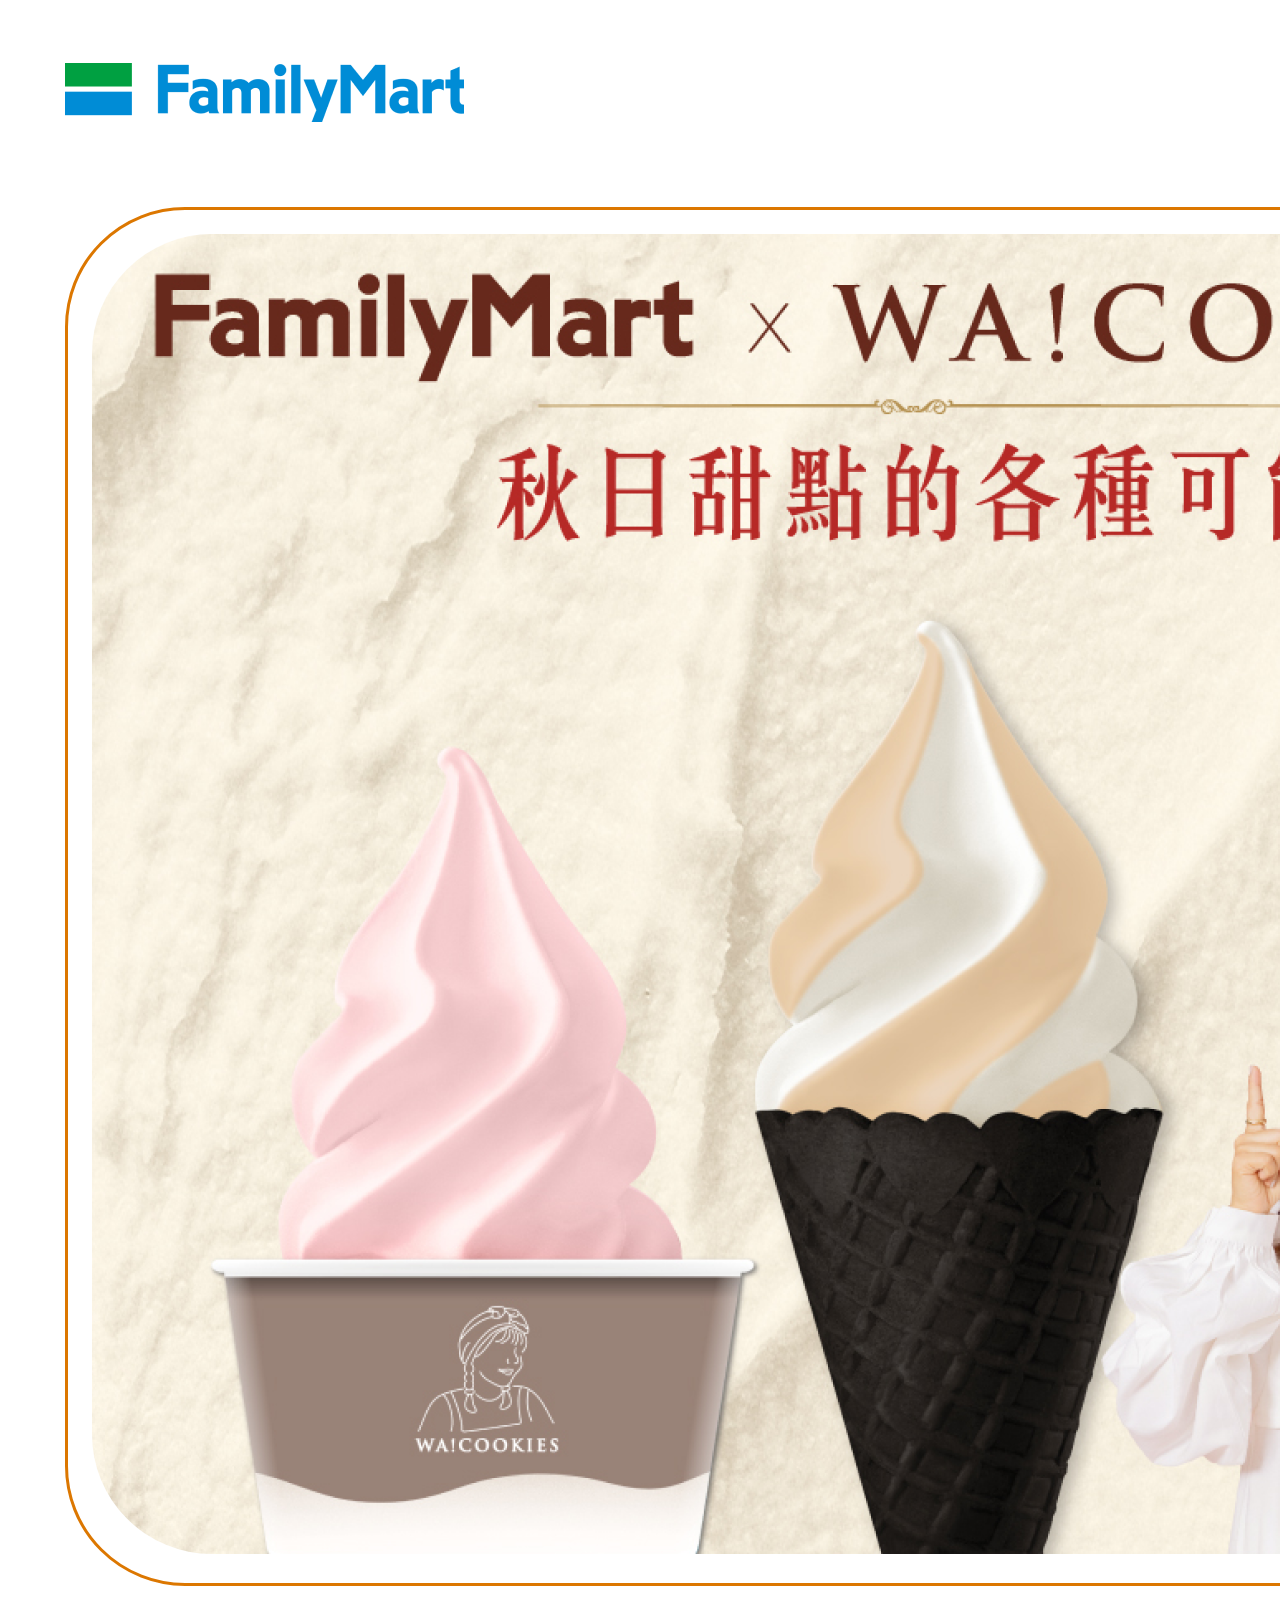
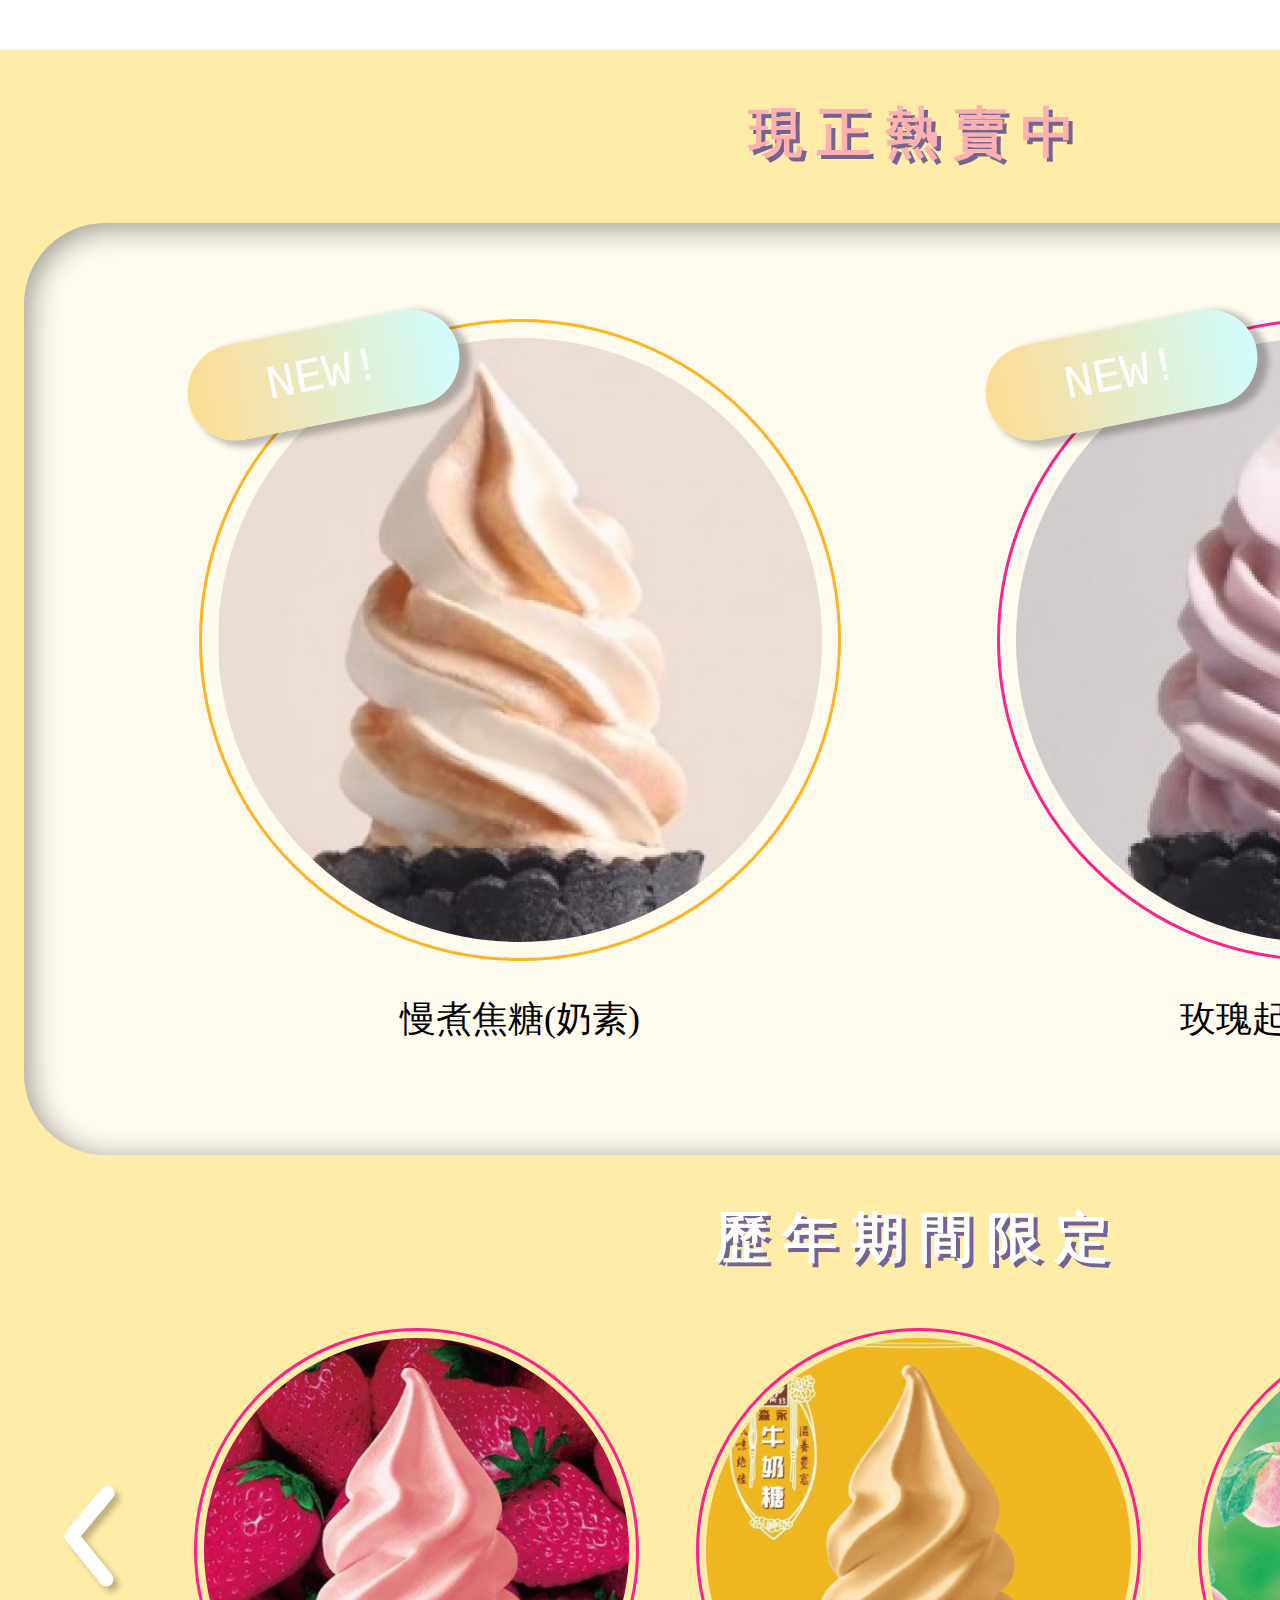
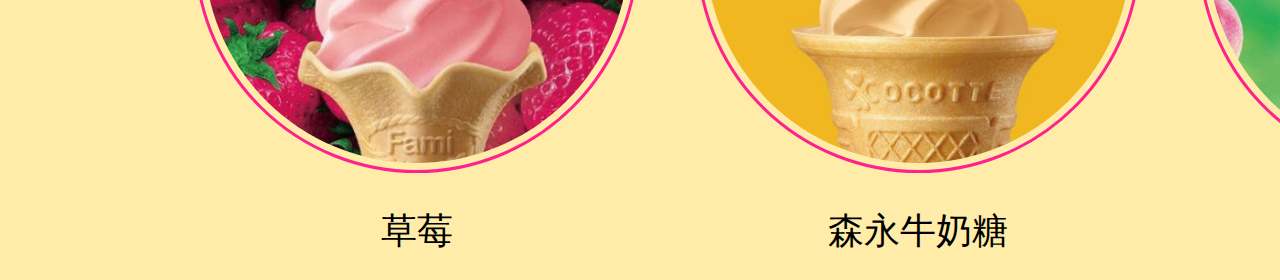
<file: index.html>
<!DOCTYPE html>
<html lang="en">

<head>
    <meta charset="UTF-8">
    <meta http-equiv="X-UA-Compatible" content="IE=edge">
    <meta name="viewport" content="width=device-width, initial-scale=1.0">
    <title>FamilyMart</title>
    <link rel="stylesheet"  href="normalize.css">
    <link rel="stylesheet"  href="style1.css">
</head>

<body>
    <div class="container">
        <header>
            <div class="logosearch">

                <div class="logo">
                    <a href="index.html"><img src="./img/FamilyMart_Logo_(2016-) 1.png" alt="#" class="FamilyMart"></a>
                </div>
                
                    <div class="searchborder">

                        <div class="searchlogo">
                            <img src="./img/Vector.png" alt="#" class="search">
                        </div>
                        
                        <a href="./index/searchindex.html" class="mart">店舖查詢</a>

                    </div>
                
            </div>
        </header>
        <!-- 好了!要來中間了 -->
        <div class="main">

            <div class="bannebrorder">
                <img src="./img/img_01 1.png" alt="#">
            </div>

            <!-- 黃色地帶 -->
            <div class="yellowbanner">
                <span class="title">
                    <p class="shadow">現正熱賣中</p>
                    <p class="display">現正熱賣中</p>
                </span>

                <!-- 淺淺黃色地帶 -->
                <div class="yborder">
                    <div class="caramel card">
                        <div class="new">
                            <p>NEW!</p>
                        </div>
                        <div class="cirbor">
                            <img src="./img/caramel.png" alt="#">
                        </div>
                        <p class="text">慢煮焦糖(奶素)</p>
                    </div>

                    <div class="rose card">
                        <div class="new">
                            <p>NEW!</p>
                        </div>
                        <div class="cirbor">
                            <img src="./img/rose.png" alt="#">
                        </div>
                        <p class="text">玫瑰起司(非素食)</p>
                    </div>

                </div>

                <!-- 我想他會是一種footer -->
                <div class="footer">
                    <span class="title">
                        <p class="shadow">歷年期間限定</p>
                        <p class="display">歷年期間限定</p>
                    </span>

                    <div class="icecream">
                        <img src="./img/arrow.png" alt="#">

                        <div class="strawberry flavor">
                            <div class="minicirbor">
                                <a href="./index/strawberryindex.html">
                                    <img src="./img/strawberry.png" alt="#">
                                </a>
                            </div>
                            <p>草莓</p>
                        </div>

                        <div class="candy flavor">
                            <div class="minicirbor">
                                <a href="./index/milkindex.html">
                                <img src="./img/candy.png" alt="#">
                                </a>
                            </div>
                            <p>森永牛奶糖</p>
                        </div>

                        <div class="peach flavor">
                            <div class="minicirbor">
                                <img src="./img/peach.png" alt="#">
                            </div>
                            <p>水蜜桃</p>
                        </div>

                        <img src="./img/arrow2.png" alt="#">


                    </div>

                </div>
            </div>

        </div>









    </div>
</body>

</html>
</file>
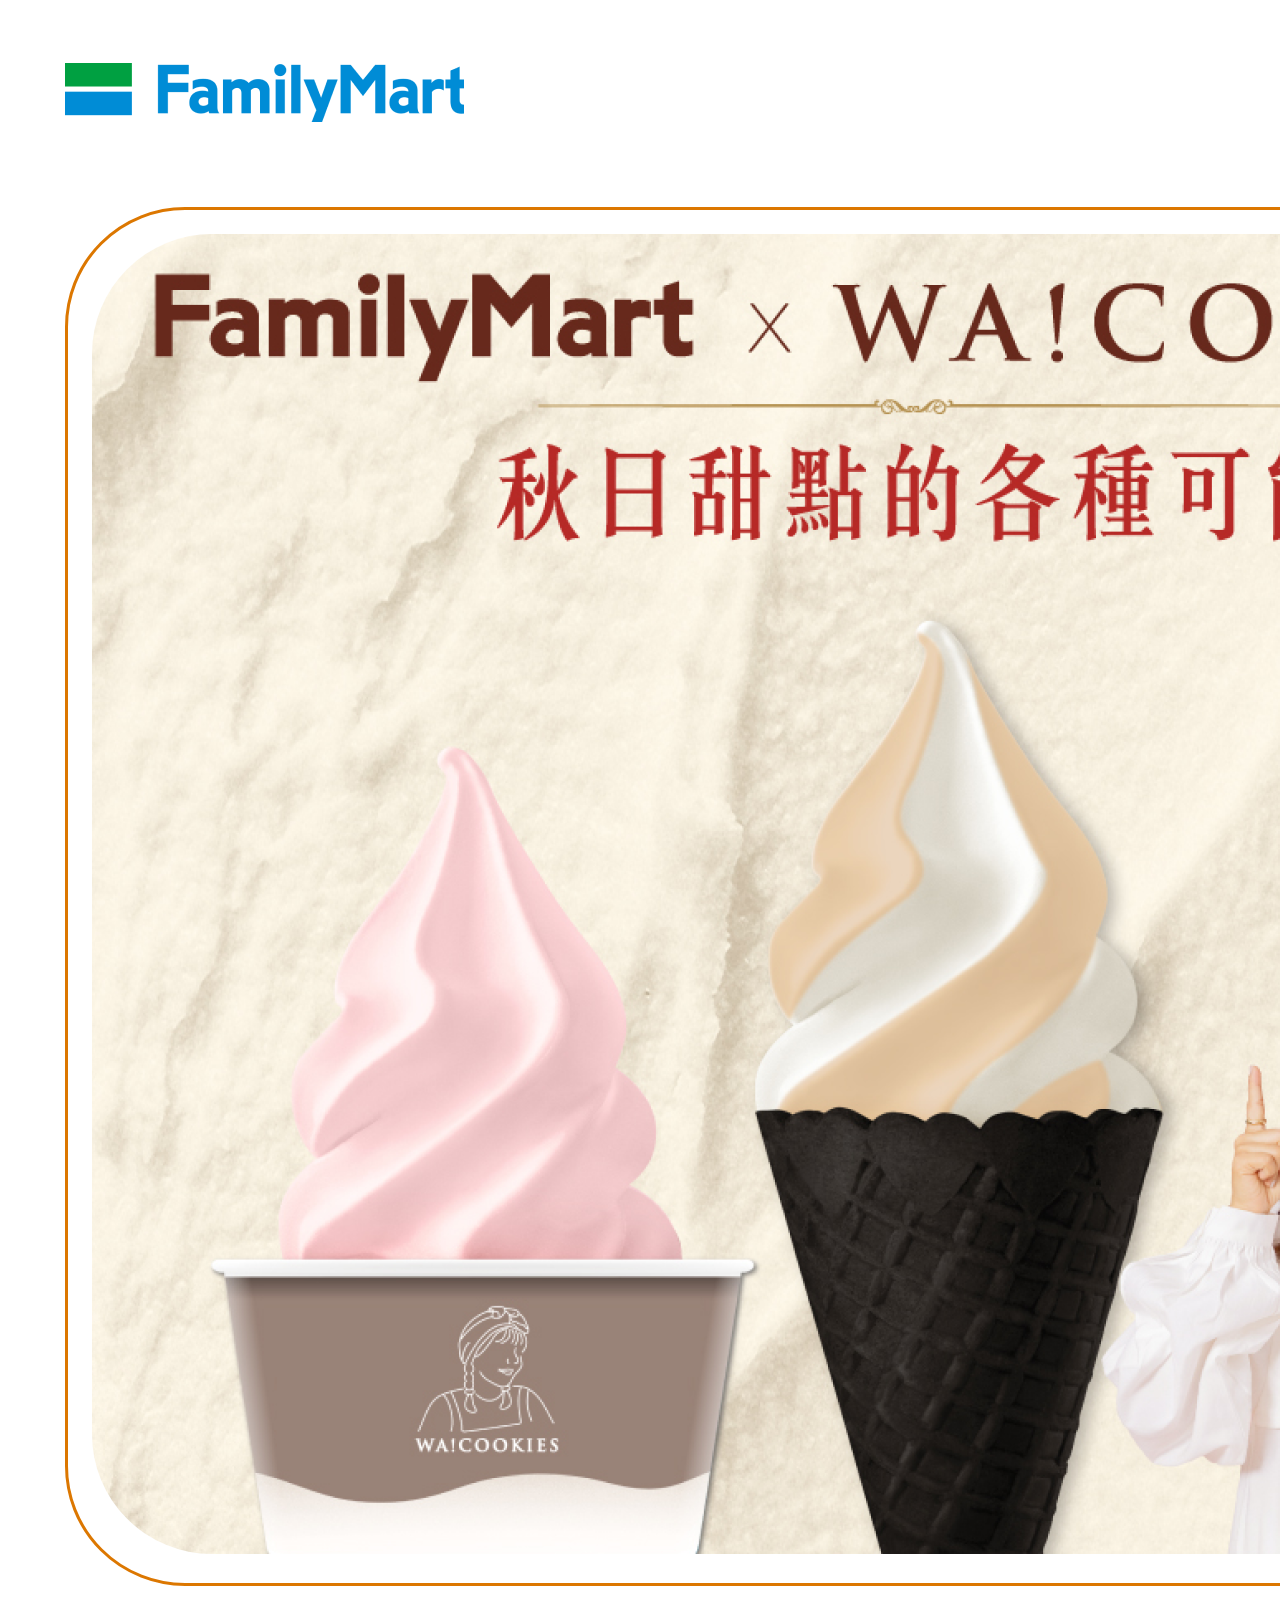
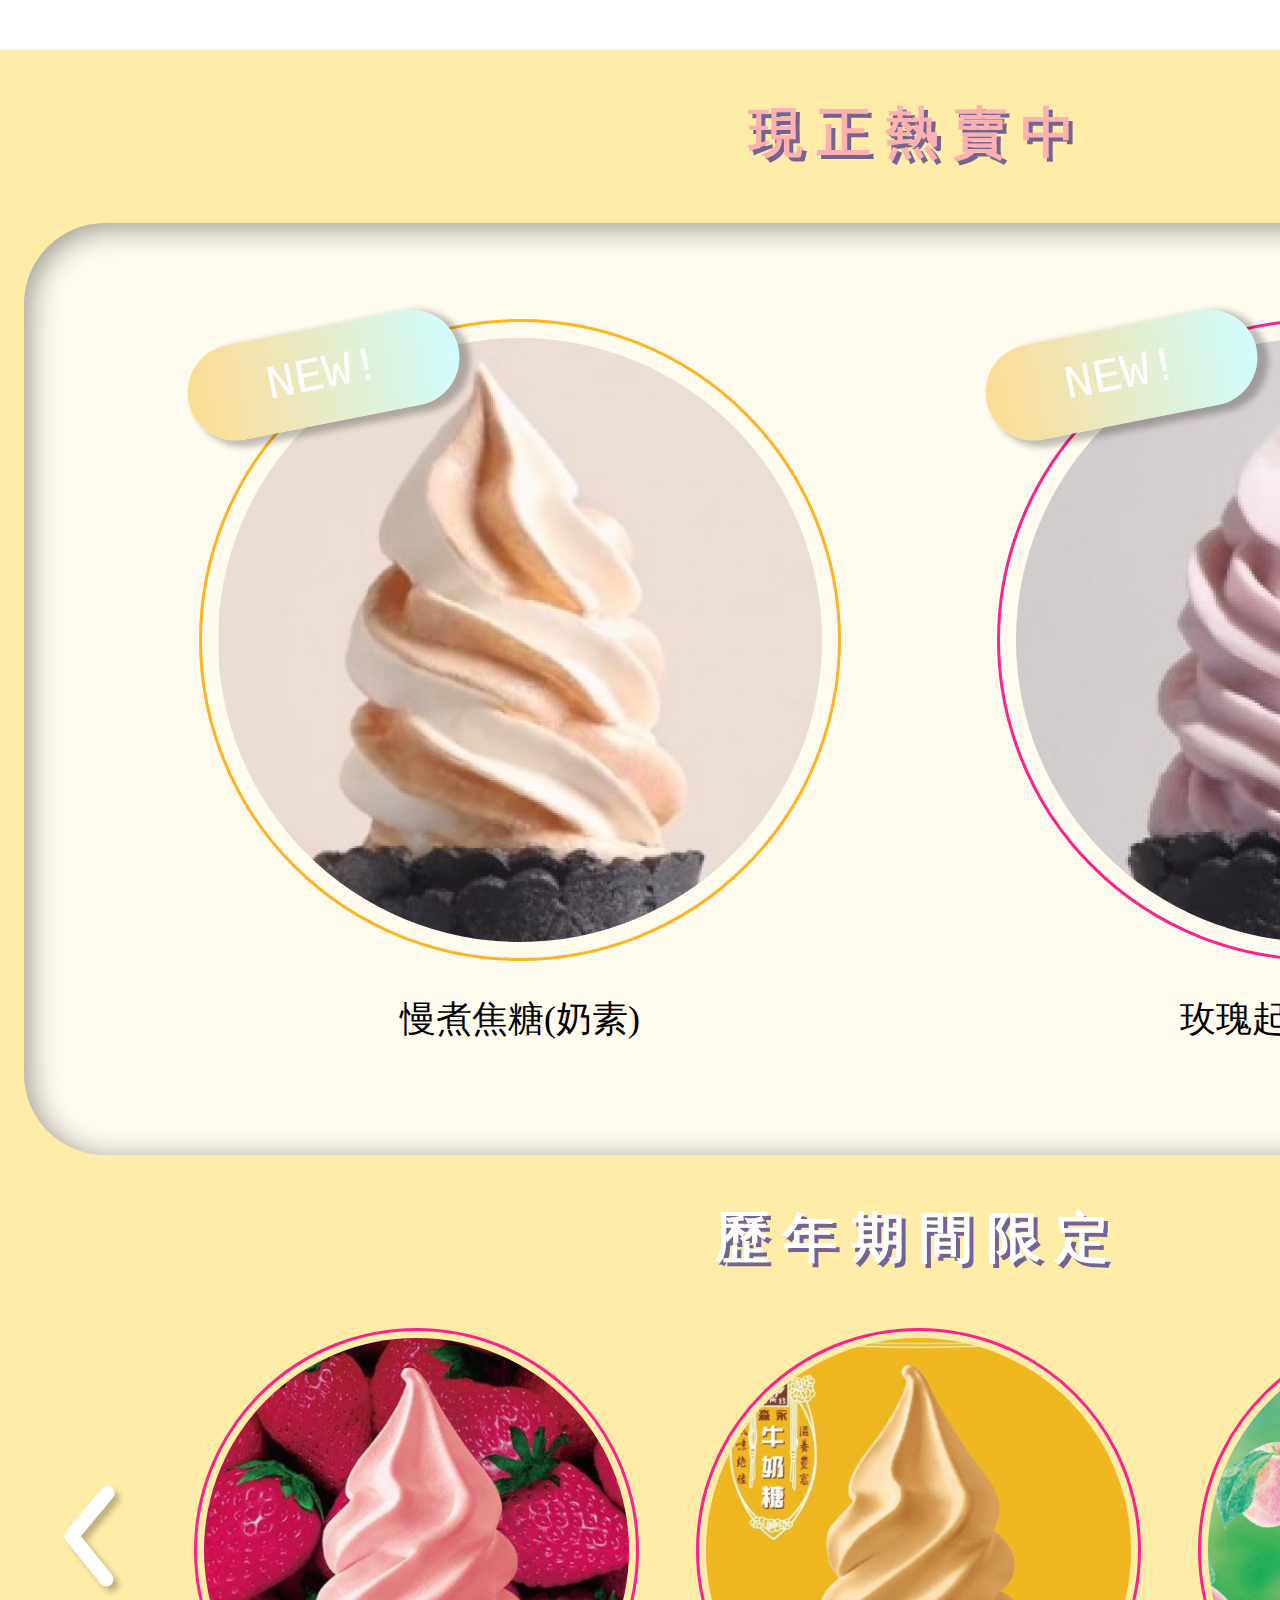
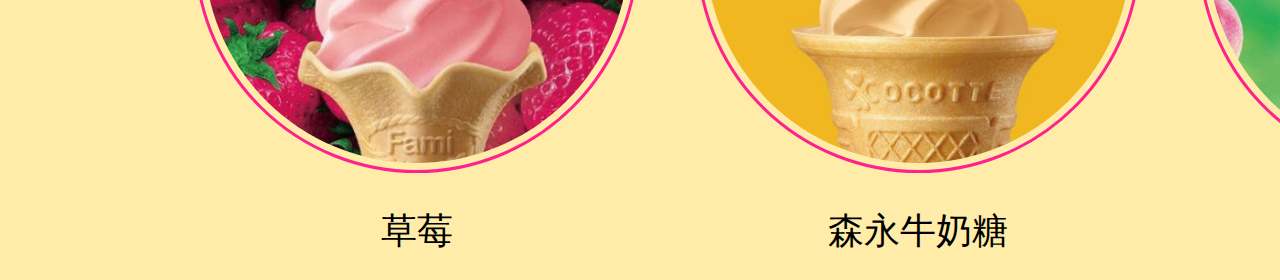
<file: index/index.html>
<!DOCTYPE html>
<html lang="en">

<head>
    <meta charset="UTF-8">
    <meta http-equiv="X-UA-Compatible" content="IE=edge">
    <meta name="viewport" content="width=device-width, initial-scale=1.0">
    <title>FamilyMart</title>
    <link rel="stylesheet"  href="/css/normalize.css">
    <link rel="stylesheet"  href="/css/style1.css">
</head>

<body>
    <div class="container">
        <header>
            <div class="logosearch">

                <div class="logo">
                    <a href="./index.html"><img src="/img/FamilyMart_Logo_(2016-) 1.png" alt="#" class="FamilyMart"></a>
                </div>
                
                    <div class="searchborder">

                        <div class="searchlogo">
                            <img src="/img/Vector.png" alt="#" class="search">
                        </div>
                        
                        <a href="/index/searchindex.html" class="mart">店舖查詢</a>

                    </div>
                
            </div>
        </header>
        <!-- 好了!要來中間了 -->
        <div class="main">

            <div class="bannebrorder">
                <img src="/img/img_01 1.png" alt="#">
            </div>

            <!-- 黃色地帶 -->
            <div class="yellowbanner">
                <span class="title">
                    <p class="shadow">現正熱賣中</p>
                    <p class="display">現正熱賣中</p>
                </span>

                <!-- 淺淺黃色地帶 -->
                <div class="yborder">
                    <div class="caramel card">
                        <div class="new">
                            <p>NEW!</p>
                        </div>
                        <div class="cirbor">
                            <img src="/img/caramel.png" alt="#">
                        </div>
                        <p class="text">慢煮焦糖(奶素)</p>
                    </div>

                    <div class="rose card">
                        <div class="new">
                            <p>NEW!</p>
                        </div>
                        <div class="cirbor">
                            <img src="/img/rose.png" alt="#">
                        </div>
                        <p class="text">玫瑰起司(非素食)</p>
                    </div>

                </div>

                <!-- 我想他會是一種footer -->
                <div class="footer">
                    <span class="title">
                        <p class="shadow">歷年期間限定</p>
                        <p class="display">歷年期間限定</p>
                    </span>

                    <div class="icecream">
                        <img src="/img/arrow.png" alt="#">

                        <div class="strawberry flavor">
                            <div class="minicirbor">
                                <a href="/index/strawberryindex.html">
                                    <img src="/img/strawberry.png" alt="#">
                                </a>
                            </div>
                            <p>草莓</p>
                        </div>

                        <div class="candy flavor">
                            <div class="minicirbor">
                                <a href="/index/milkindex.html">
                                <img src="/img/candy.png" alt="#">
                                </a>
                            </div>
                            <p>森永牛奶糖</p>
                        </div>

                        <div class="peach flavor">
                            <div class="minicirbor">
                                <img src="/img/peach.png" alt="#">
                            </div>
                            <p>水蜜桃</p>
                        </div>

                        <img src="/img/arrow2.png" alt="#">


                    </div>

                </div>
            </div>

        </div>









    </div>
</body>

</html>
</file>
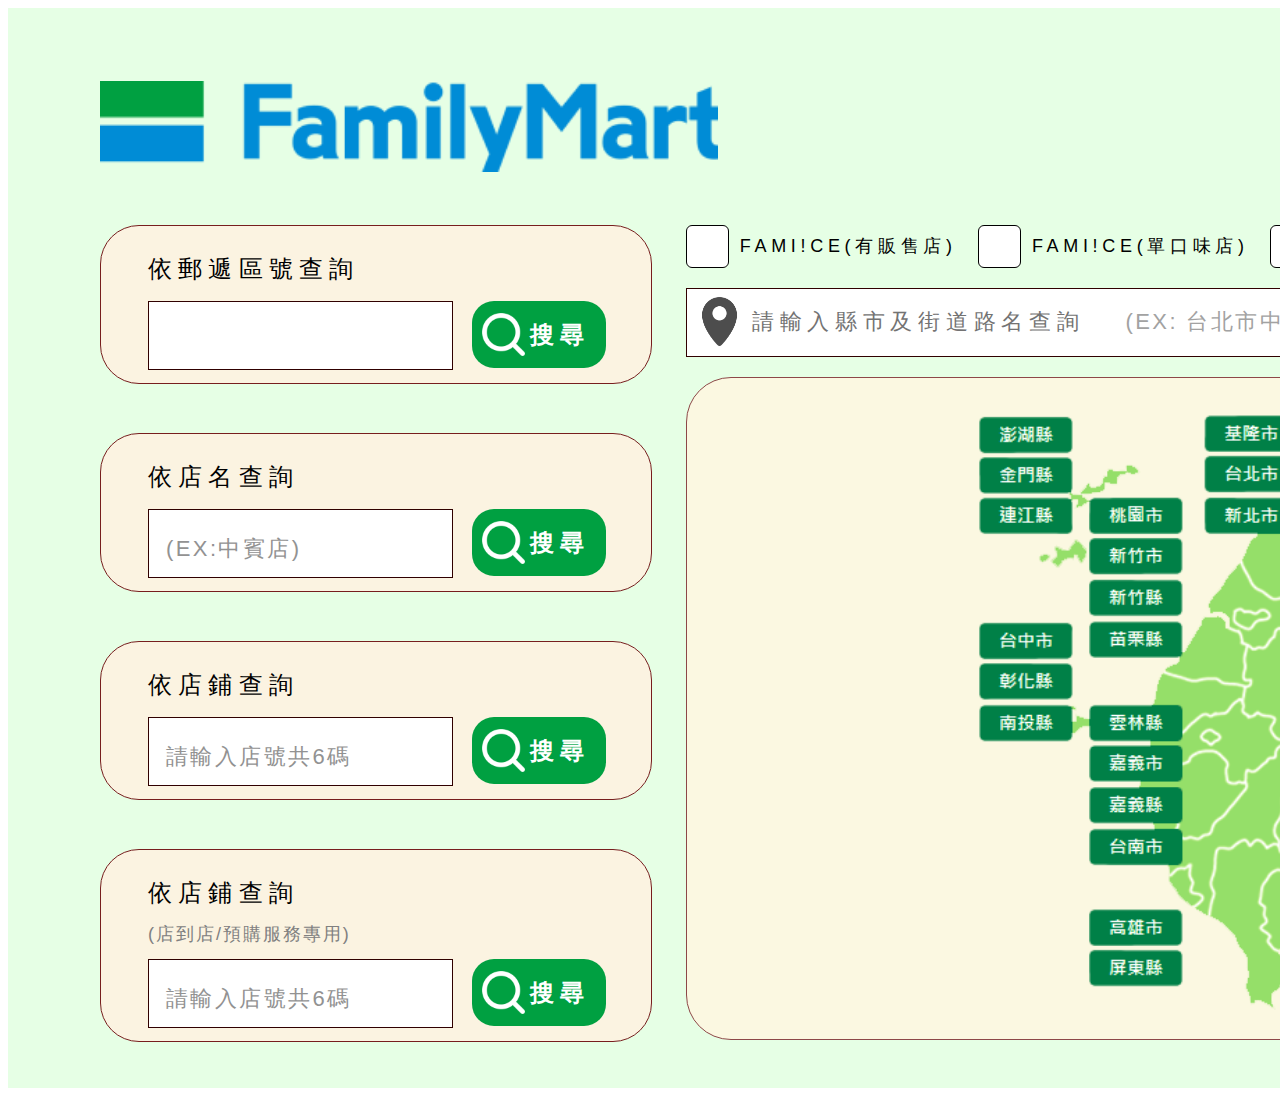
<file: index/searchindex.html>
<!DOCTYPE html>
<html lang="en">
<head>
    <meta charset="UTF-8">
    <meta http-equiv="X-UA-Compatible" content="IE=edge">
    <meta name="viewport" content="width=device-width, initial-scale=1.0">
    <title>vegetable.htmlhw</title>
    <link rel="stylesheet" type="text/css" href="../css/search.index.css">
</head>
<body>
    <div class="bg">
        <a href="../index.html"><img src="../img/FamilyMart_Logo_(2016-) 1.png" class="logo"></a>
        

        <div class="right">
            <div class="choice">
                <nav class="smallbox"></nav>
                <p class="shop">FAMI!CE(有販售店)</p>
                       
                <nav class="smallbox2"></nav>
                <p class="shop">FAMI!CE(單口味店)</p>
                       
                <nav class="smallbox2"></nav>
                <p class="shop">FAMI!CE(雙口味店)</p>
                       
                <nav class="smallbox2"></nav>
                <p class="shop">FAMI!CE(圓滾滾店)</p>
            </div>

            <div class="ad">
                <nav class="adbox">
                    <img src="../img/定位2.png" class="img2">
                    <p class="adtext1">請輸入縣市及街道路名查詢 </p>
                    <p class="adtext2">(EX: 台北市中山北路二段) </p>
                </nav>
                <span class="search2">
                    <img src="../img/white.png" class="img">
                    <p class="ss">搜尋</p>
                </span>
            </div>

            <div class="bigbox">
                <img src="../img/去背.png" class="taiwan">
            </div>
            
        </div>

        <div class="left">
            <nav class="box1">
                <p class="text1">依郵遞區號查詢</p>
                <nav class="box"></nav>
                <span class="search">
                    <img src="../img/white.png" class="img">
                    <p class="ss">搜尋</p>
                </span>
            </nav>

            <nav class="box1">
                <p class="text1">依店名查詢</p>
                <nav class="box"> 
                    <p class="gray">(EX:中賓店)</p>
                </nav>
                <span class="search">
                    <img src="../img/white.png" class="img">
                    <p class="ss">搜尋</p>
                </span>
            </nav>

            <nav class="box1">
                <p class="text1">依店鋪查詢</p>
                <nav class="box"> 
                    <p class="gray">請輸入店號共6碼</p>
                </nav>
                <span class="search">
                    <img src="../img/white.png" class="img">
                    <p class="ss">搜尋</p>
                </span>
            </nav>

            <nav class="box2">
                <p class="text2">依店鋪查詢</p>
                <p class="text3">(店到店/預購服務專用)</p>
                <nav class="box"> 
                    <p class="gray">請輸入店號共6碼</p>
                </nav>
                <span class="search">
                    <img src="../img/white.png" class="img">
                    <p class="ss">搜尋</p>
                </span>
            </nav>

        </div>

        

        



    </div>
    
    
</body>
</html>
</file>
<file: style1.css>
body {
    display: flex;
    flex-direction: column;
    justify-content: center;
    max-width: 1920px;
    box-sizing: border-box;
    align-items: center;
    font-family: 'Space Mono', monospace;
    background-color: #FFFFFF;
}

@import url('https://fonts.googleapis.com/css2?family=Space+Mono&display=swap');

.container {
    margin: 0 auto;
    box-sizing: border-box;
}

.container header {
    padding: 56px 65px 56px 65px;
}

.logosearch {
    display: flex;
    flex-direction: row;
    justify-content: space-between;
    align-items: center;

}

.logo {
    width: 399px;
}

.FamilyMart {
    width: 100%;
}

.searchborder {
    display: flex;
    flex-direction: row;
    justify-content: space-around;
    align-items: center;
    padding-left: 4px;
    padding-right: 4px;
    width: 232px;
    height: 75px;
    border: 2px solid #000000;
    border-radius: 22px;
}

.searchlogo {
    width: 45px;

}

.search {
    width: 100%;
    margin: 15px 5px 5px 15px;

}

.mart {
    text-decoration: none;
    color: gray;
    font-family: 'Inter';
    font-style: normal;
    font-weight: 700;
    font-size: 32px;
}

.main {
    margin-top: 16px;
}

.bannebrorder {
    border: 3px solid #DC7700;
    border-radius: 120px;
    padding: 24px;
    margin: 0px 65px 0px 65px;
}

.bannebrorder img {
    border-radius: 120px;
}


.yellowbanner {
    background: #FFECA8;
    display: flex;
    flex-direction: column;
    align-items: center;
    margin-top: 64px;
}

.yellowbanner .title {
    position: relative;
}

.yellowbanner .title .display {
    position: relative;
    font-style: normal;
    font-weight: 700;
    font-size: 54px;
    line-height: 65px;
    text-align: center;
    letter-spacing: 0.26em;

    color: #FFB0B0;
}

.yellowbanner .title .shadow {
    position: absolute;
    top: 4px;
    left: 4px;
    width: 100%;
    font-style: normal;
    font-weight: 700;
    font-size: 54px;
    line-height: 65px;
    text-align: center;
    letter-spacing: 0.26em;

    color: rgba(79, 68, 143, 0.8);
    ;
}

.yborder {
    background: rgba(255, 255, 255, 0.8);
    width: 1790px;
    box-shadow: inset 5px 5px 30px rgba(0, 0, 0, 0.4);
    border-radius: 81px;
    display: flex;
    padding-bottom: 232px;
    justify-content: space-evenly;
    padding-top: 96px;
}

.card {
    position: relative;
    width: 604px;
    height: 604px;
    display: flex;
    flex-direction: column;
    align-items: center;
}

.caramel .cirbor {
    width: 100%;
    height: 100%;
    border-radius: 50%;
    padding: 16px;
    border: 3px solid #FFB321;
}

.rose .cirbor {
    width: 100%;
    height: 100%;
    border-radius: 50%;
    padding: 16px;
    border: 3px solid #FF218C;
}

.card img {
    width: 100%;
    height: 100%;
    border-radius: 50%;
}

.card .text {
    font-family: 'Inter';
    font-style: normal;
    font-weight: 400;
    font-size: 36px;
    line-height: 44px;
    display: flex;
    align-items: center;
    text-align: center;
    color: #000000;
}

.card .new {
    position: absolute;
    top: 8px;
    left: -32px;
    font-size: 48px;
    transform: rotate(-11.15deg);
    background: linear-gradient(90deg, #FDDB92 0%, #D1FDFF 100%);
    box-shadow: 7px 5px 6px 3px rgba(0, 0, 0, 0.25);
    border-radius: 103px;
    line-height: 0px;
    padding-left: 80px;
    padding-right: 80px;
    color: white;
}

.footer .title {
    position: relative;
}

.footer .title .display {
    position: relative;
    font-style: normal;
    font-weight: 700;
    font-size: 54px;
    line-height: 65px;
    text-align: center;
    letter-spacing: 0.26em;

    color: #ffffff;
}

.footer .title .shadow {
    position: absolute;
    top: -50px;
    left: 4px;
    width: 100%;
    font-style: normal;
    font-weight: 700;
    font-size: 54px;
    line-height: 65px;
    text-align: center;
    letter-spacing: 0.26em;

    color: rgba(79, 68, 143, 0.8);
}

.icecream {
    width: 1790px;
    display: flex;
    justify-content: space-around;
    align-items: center;
    padding-bottom: 128px;
}

.flavor {
    display: flex;
    flex-direction: column;
    align-items: center;
    width: 425px;
    height: 425px;
}

.flavor p {
    font-family: 'Inter';
    font-style: normal;
    font-weight: 400;
    font-size: 36px;
    line-height: 44px;
    display: flex;
    align-items: center;
    text-align: center;
    color: #000000;
}

.flavor .minicirbor {
    width: 100%;
    height: 100%;
    border-radius: 50%;
    padding: 7px;
    border: 3px solid #FF218C;
}

.flavor img {
    width: 100%;
    height: 100%;
    border-radius: 50%;
}
</file>
<file: css/style1.css>
body {
    display: flex;
    flex-direction: column;
    justify-content: center;
    max-width: 1920px;
    box-sizing: border-box;
    align-items: center;
    font-family: 'Space Mono', monospace;
    background-color: #FFFFFF;
}

@import url('https://fonts.googleapis.com/css2?family=Space+Mono&display=swap');

.container {
    margin: 0 auto;
    box-sizing: border-box;
}

.container header {
    padding: 56px 65px 56px 65px;
}

.logosearch {
    display: flex;
    flex-direction: row;
    justify-content: space-between;
    align-items: center;

}

.logo {
    width: 399px;
}

.FamilyMart {
    width: 100%;
}

.searchborder {
    display: flex;
    flex-direction: row;
    justify-content: space-around;
    align-items: center;
    padding-left: 4px;
    padding-right: 4px;
    width: 232px;
    height: 75px;
    border: 2px solid #000000;
    border-radius: 22px;
}

.searchlogo {
    width: 45px;

}

.search {
    width: 100%;
    margin: 15px 5px 5px 15px;

}

.mart {
    text-decoration: none;
    color: gray;
    font-family: 'Inter';
    font-style: normal;
    font-weight: 700;
    font-size: 32px;
}

.main {
    margin-top: 16px;
}

.bannebrorder {
    border: 3px solid #DC7700;
    border-radius: 120px;
    padding: 24px;
    margin: 0px 65px 0px 65px;
}

.bannebrorder img {
    border-radius: 120px;
}


.yellowbanner {
    background: #FFECA8;
    display: flex;
    flex-direction: column;
    align-items: center;
    margin-top: 64px;
}

.yellowbanner .title {
    position: relative;
}

.yellowbanner .title .display {
    position: relative;
    font-style: normal;
    font-weight: 700;
    font-size: 54px;
    line-height: 65px;
    text-align: center;
    letter-spacing: 0.26em;

    color: #FFB0B0;
}

.yellowbanner .title .shadow {
    position: absolute;
    top: 4px;
    left: 4px;
    width: 100%;
    font-style: normal;
    font-weight: 700;
    font-size: 54px;
    line-height: 65px;
    text-align: center;
    letter-spacing: 0.26em;

    color: rgba(79, 68, 143, 0.8);
    ;
}

.yborder {
    background: rgba(255, 255, 255, 0.8);
    width: 1790px;
    box-shadow: inset 5px 5px 30px rgba(0, 0, 0, 0.4);
    border-radius: 81px;
    display: flex;
    padding-bottom: 232px;
    justify-content: space-evenly;
    padding-top: 96px;
}

.card {
    position: relative;
    width: 604px;
    height: 604px;
    display: flex;
    flex-direction: column;
    align-items: center;
}

.caramel .cirbor {
    width: 100%;
    height: 100%;
    border-radius: 50%;
    padding: 16px;
    border: 3px solid #FFB321;
}

.rose .cirbor {
    width: 100%;
    height: 100%;
    border-radius: 50%;
    padding: 16px;
    border: 3px solid #FF218C;
}

.card img {
    width: 100%;
    height: 100%;
    border-radius: 50%;
}

.card .text {
    font-family: 'Inter';
    font-style: normal;
    font-weight: 400;
    font-size: 36px;
    line-height: 44px;
    display: flex;
    align-items: center;
    text-align: center;
    color: #000000;
}

.card .new {
    position: absolute;
    top: 8px;
    left: -32px;
    font-size: 48px;
    transform: rotate(-11.15deg);
    background: linear-gradient(90deg, #FDDB92 0%, #D1FDFF 100%);
    box-shadow: 7px 5px 6px 3px rgba(0, 0, 0, 0.25);
    border-radius: 103px;
    line-height: 0px;
    padding-left: 80px;
    padding-right: 80px;
    color: white;
}

.footer .title {
    position: relative;
}

.footer .title .display {
    position: relative;
    font-style: normal;
    font-weight: 700;
    font-size: 54px;
    line-height: 65px;
    text-align: center;
    letter-spacing: 0.26em;

    color: #ffffff;
}

.footer .title .shadow {
    position: absolute;
    top: -50px;
    left: 4px;
    width: 100%;
    font-style: normal;
    font-weight: 700;
    font-size: 54px;
    line-height: 65px;
    text-align: center;
    letter-spacing: 0.26em;

    color: rgba(79, 68, 143, 0.8);
}

.icecream {
    width: 1790px;
    display: flex;
    justify-content: space-around;
    align-items: center;
    padding-bottom: 128px;
}

.flavor {
    display: flex;
    flex-direction: column;
    align-items: center;
    width: 425px;
    height: 425px;
}

.flavor p {
    font-family: 'Inter';
    font-style: normal;
    font-weight: 400;
    font-size: 36px;
    line-height: 44px;
    display: flex;
    align-items: center;
    text-align: center;
    color: #000000;
}

.flavor .minicirbor {
    width: 100%;
    height: 100%;
    border-radius: 50%;
    padding: 7px;
    border: 3px solid #FF218C;
}

.flavor img {
    width: 100%;
    height: 100%;
    border-radius: 50%;
}
</file>
<file: css/search.index.css>
.bg{
    width: 1920px;
    height: 1080px;
    background-color: #E6FFE5;
}

.logo{
    width: 618px;
    height: 91px;
    margin-top: 73px;
    margin-left: 92px;
}

.left{
    display: flex;
    flex-flow: column wrap;

}

.box1{
    width: 550px;
    height: 157px;
    background: #FBF3E1;
    border: 1px solid #771E1E;
    border-radius: 39px;
    margin:49px 0 0 92px ;
    display: flex;
    flex-wrap: wrap;      
}

.text1{
    width: 219px;
    height: 40px;
    font-weight: 400;
    font-size: 24px;
    line-height: 184.02%;
    letter-spacing: 0.26em;
    color: #000000;
    font-family:sans-serif ;
    margin: 21px 0 0 47px;
}

.box{
    width: 303px;
    height: 67px;
    background: #FFFFFF;
    border: 1px solid #300000;
    margin: 0 0 0 47px;
    justify-content: center;    
    align-content: center;
}

.search{
    width: 134px;
    height: 67px;
    background: #00A041;
    border-radius: 22px;
    margin: 0 0 0 19px;
    display: flex;
    flex-direction: row;
    align-items: center;
}

.img{
    width: 43px;
    height: 43px;
    flex-direction: row;
    align-items: center;
    text-align: center;
    margin: 0 0 0 10px;
}

.ss{
    font-weight: 700;
    font-family:sans-serif ;
    font-size: 24px;
    line-height: 29px;
    letter-spacing: 0.26em;
    color: #FFFFFF;
    display: flex;
    flex-direction: row;
    align-items: center;
    text-align: center;
    margin-left: 5px;
}

.gray{
    width: 191px;
    font-weight: 400;
    font-size: 22px;
    line-height: 184.02%;
    font-family:sans-serif ;
    color: #929292;
    letter-spacing: 0.11em;
    margin: 13px 0 0 17px;
}

.box2{
    width: 550px;
    height: 191px;
    background: #FBF3E1;
    border: 1px solid #771E1E;
    border-radius: 39px;
    margin:49px 0 0 92px ;
    display: flex;
    flex-wrap: wrap;      
}

.text2{
    width: 219px;
    height: 33px;
    font-weight: 400;
    font-size: 24px;
    line-height: 184.02%;
    letter-spacing: 0.26em;
    color: #000000;
    font-family:sans-serif ;
    display: flex;
    align-items: center;
    margin: 27px 0 0 47px;
}

.text3{
    width: 322px;
    height: 22px;
    font-weight: 400;
    font-size: 18px;
    line-height: 184.02%;
    letter-spacing: 0.11em;
    font-family: sans-serif;
    color: #808080;
    display: flex;
    align-items: center;
    margin: 0 0 0 47px;
}

.right{
    /*display: flex;*/
    flex-direction: row;
    float: right;
    margin-right: 90px;
}

.choice{
    display: flex;
    flex-direction: row;
    
}

.smallbox{
    width: 41px;
    height: 41px;
    background: #FFFFFF;
    border: 1px solid #000000;
    border-radius: 6px;
    margin: 49px 0 0 43px;
}

.smallbox2{
    width: 41px;
    height: 41px;
    background: #FFFFFF;
    border: 1px solid #000000;
    border-radius: 6px;
    margin: 49px 0 0 15.99px;
}

.shop{
    width: 222px;
    height: 41px;
    font-family: sans-serif;
    font-weight: 400;
    font-size: 18px;
    line-height: 22px;
    display: flex;
    align-items: center;
    letter-spacing: 0.26em;
    color: #000000;
    margin:49px 0 0 11.09px;
}

.ad{
    display: flex;
    flex-wrap: wrap;
}

.adtext1{
    font-family: sans-serif;
    letter-spacing: 0.26em;
    color: #737373;
    font-weight: 400;
    font-size: 22px;
    line-height: 184.02%;
    letter-spacing: 0.26em;
    color: #737373;
    display: flex;
    align-items: center;
}

.adbox{
    width: 997px;
    height: 67px;
    background: #FFFFFF;
    border: 1px solid #300000;
    display: flex;   
    margin: 20px 0 0 43px; 
}

.img2{
    margin-left: 0 0 0 10px;
}

.adtext2{
    font-family: sans-serif;
    letter-spacing: 0.26em;
    color: #737373;
    font-weight: 400;
    font-size: 22px;
    line-height: 184.02%;
    letter-spacing: 0.11em;
    color: #A2A2A2;
    display: flex;
    align-items: center;
    margin: 0 0 0 41px;
}

.search2{
    width: 134px;
    height: 67px;
    background: #00A041;
    border-radius: 22px;
    margin: 20px 0 0 14px;
    display: flex;
    flex-direction: row;
    align-items: center;
}

.bigbox{
    width: 1144px;
    height: 661px;
    background: #FBF8E1;
    border: 1px solid #8D4848;
    border-radius: 45px;
    margin-top: 20px;
    margin-left: 43px;
}

.taiwan{
    width: 829px;
    height: 661px;
    margin-left: 149px;
}
</file>
